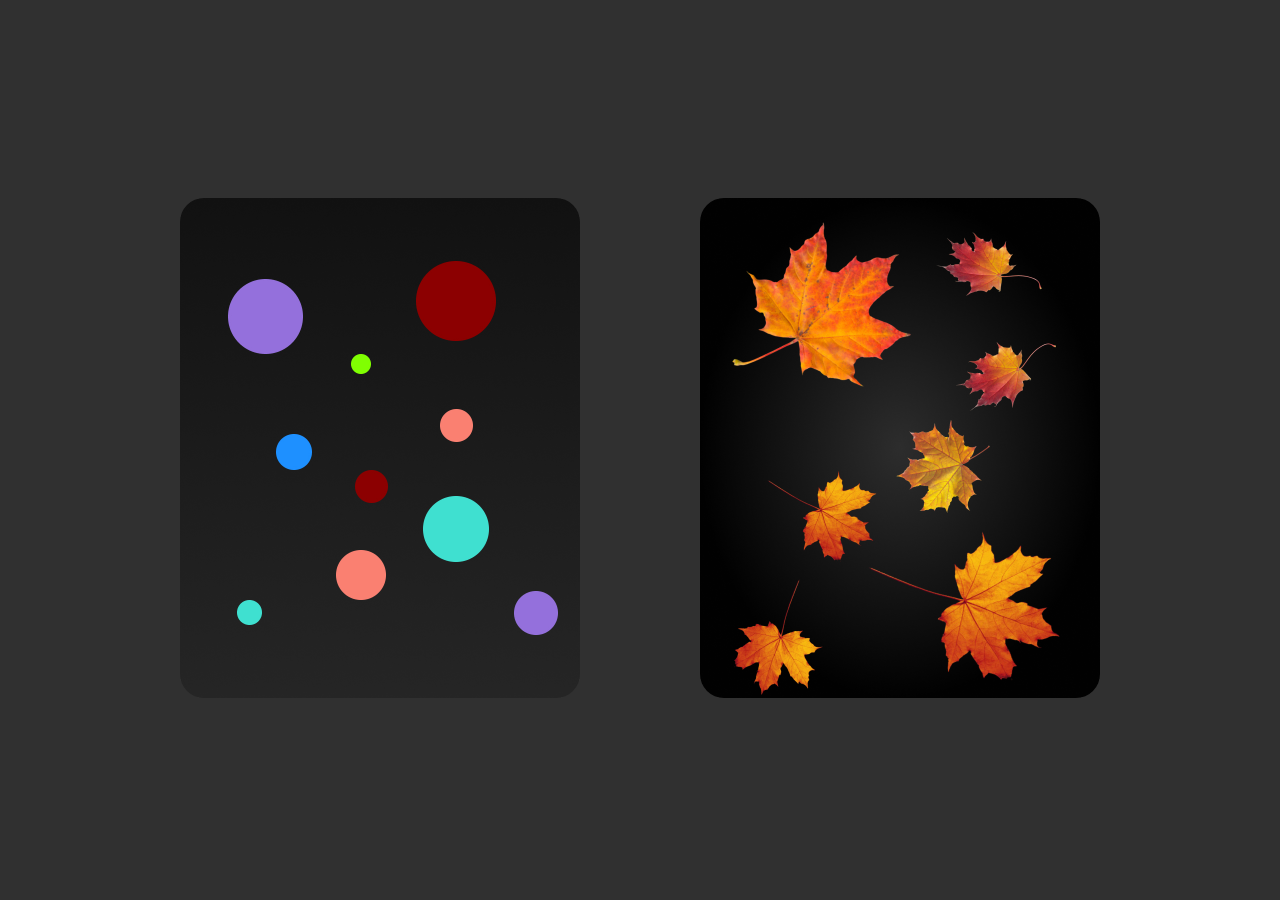
<file: index.html>
<!DOCTYPE html>
<html lang="en">
<head>
    <meta charset="UTF-8">
    <title>Cool Things</title>
    <link rel="stylesheet" href="style.css">
</head>
<body>

<main>
    <section class="cards">
        <ul class="cards__list">
            <li class="cards__item">
                <a href="live-circles/index.html">
                    <img class="cards__img" src="img/circles.jpg" alt="">
                </a>
            </li>
            <li class="cards__item">
                <a href="leaves/index.html">
                    <img class="cards__img" src="img/leaves.jpg" alt="">
                </a>
            </li>
        </ul>
    </section>
</main>

</body>
</html>
</file>
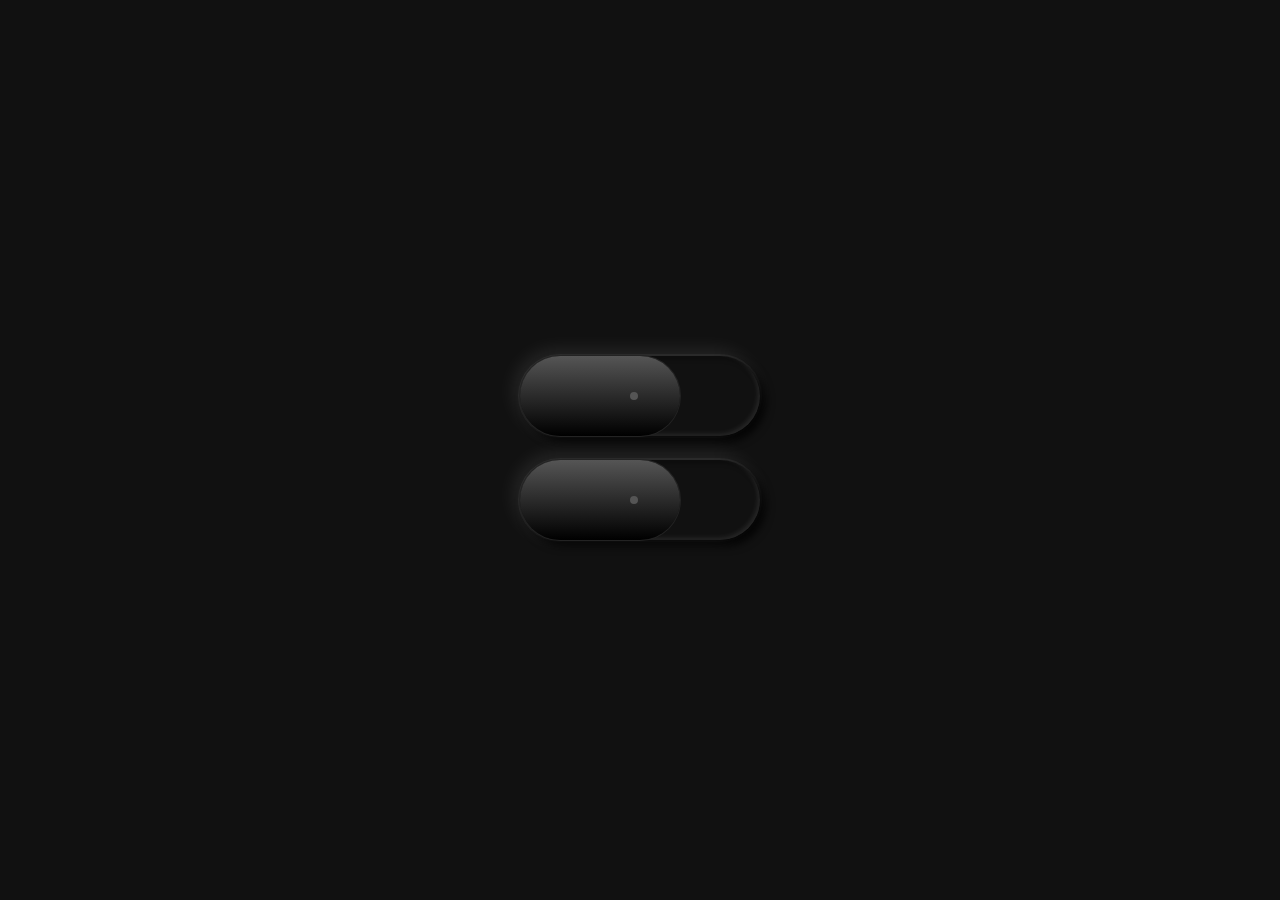
<file: custom-checkbox/index.html>
<!DOCTYPE html>
<html lang="en">
<head>
    <meta charset="UTF-8">
    <title>Custom Checkbox</title>
    <link rel="stylesheet" href="style.css">
</head>

<body>

<label>
    <input type="radio" name="btn">
</label>

<label>
    <input type="radio" name="btn">
</label>

</body>

</html>
</file>
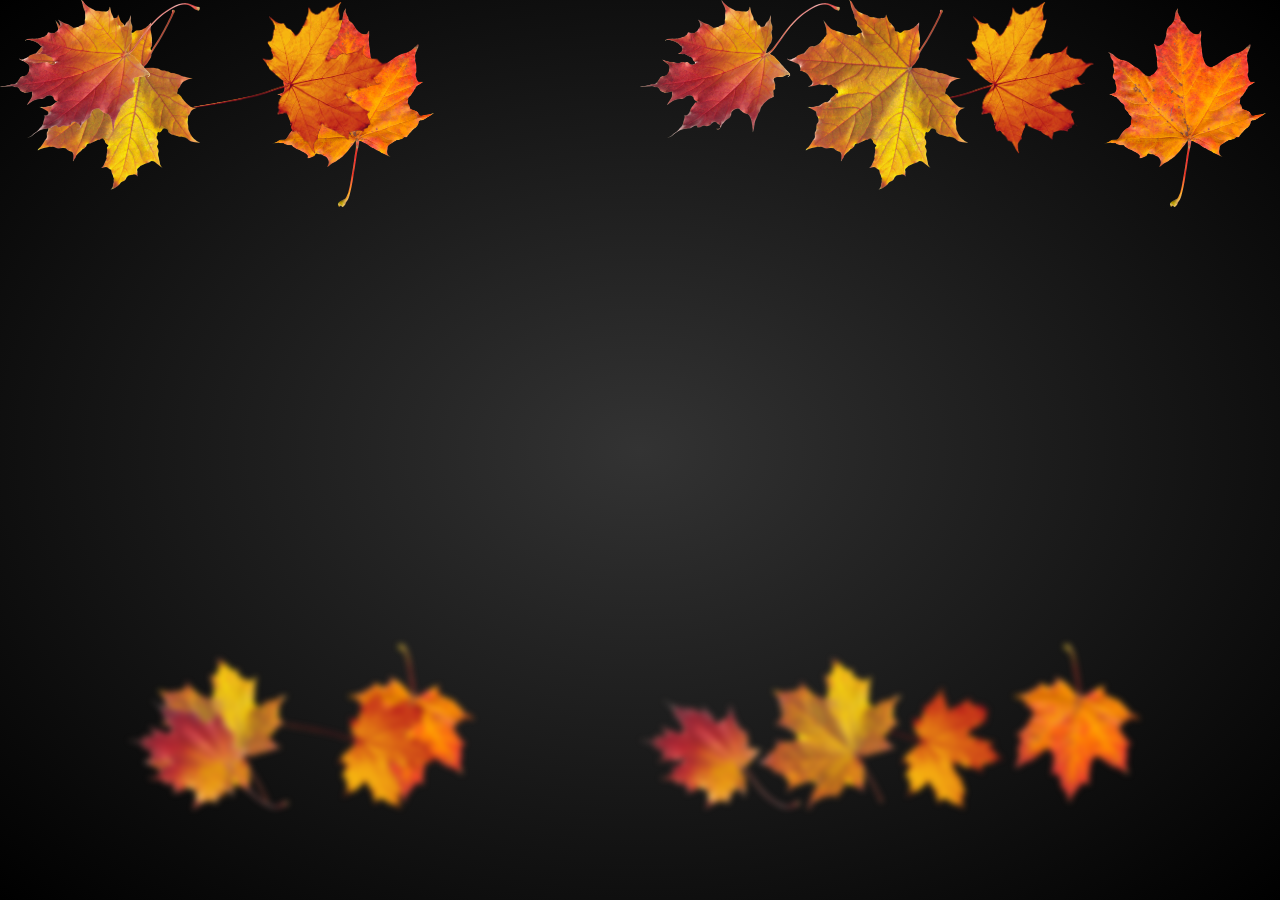
<file: leaves/index.html>
<!DOCTYPE html>
<html lang="en">
<head>
    <meta charset="UTF-8">
    <title>Falling Leaves</title>
    <link rel="stylesheet" href="style.css">
</head>
<body>

<section>
    <div class="set">
        <div><img src="img/leave-1.png" alt=""></div>
        <div><img src="img/leave-2.png" alt=""></div>
        <div><img src="img/leave-3.png" alt=""></div>
        <div><img src="img/leave-4.png" alt=""></div>
        <div><img src="img/leave-1.png" alt=""></div>
        <div><img src="img/leave-2.png" alt=""></div>
        <div><img src="img/leave-3.png" alt=""></div>
        <div><img src="img/leave-4.png" alt=""></div>
    </div>
    <div class="set set2">
        <div><img src="img/leave-1.png" alt=""></div>
        <div><img src="img/leave-2.png" alt=""></div>
        <div><img src="img/leave-3.png" alt=""></div>
        <div><img src="img/leave-4.png" alt=""></div>
        <div><img src="img/leave-1.png" alt=""></div>
        <div><img src="img/leave-2.png" alt=""></div>
        <div><img src="img/leave-3.png" alt=""></div>
        <div><img src="img/leave-4.png" alt=""></div>
    </div>
    <div class="set set3">
        <div><img src="img/leave-1.png" alt=""></div>
        <div><img src="img/leave-2.png" alt=""></div>
        <div><img src="img/leave-3.png" alt=""></div>
        <div><img src="img/leave-4.png" alt=""></div>
        <div><img src="img/leave-1.png" alt=""></div>
        <div><img src="img/leave-2.png" alt=""></div>
        <div><img src="img/leave-3.png" alt=""></div>
        <div><img src="img/leave-4.png" alt=""></div>
    </div>
</section>


</body>
</html>
</file>
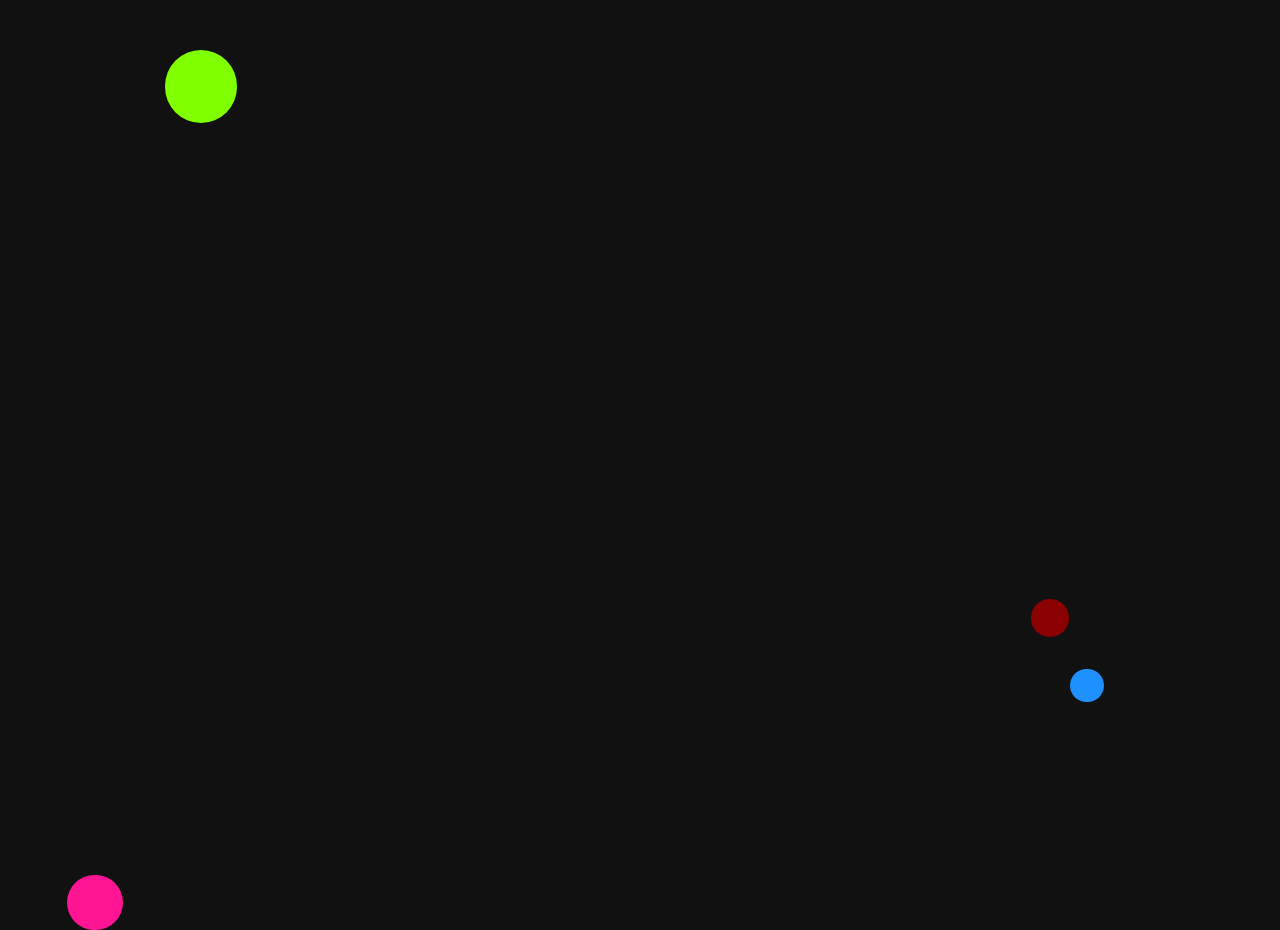
<file: live-circles/index.html>
<!DOCTYPE html>
<html lang="en">
<head>
    <meta charset="UTF-8">
    <title>Cool Things</title>
    <link rel="stylesheet" href="style.css">
</head>
<body>

<section></section>

<script src="main.js"></script>

</body>
</html>
</file>
<file: style.css>
* {
    margin: 0;
    padding: 0;
    box-sizing: border-box;
}

body {
    background-color: #303030;
    width: 100vw;
    height: 100vh;
}

.cards {
    width: 920px;
    margin: 0 auto;
}

.cards__list {
    display: flex;
    justify-content: space-between;
    align-items: center;
    height: 100vh;
    padding: 0;
    list-style: none;
}

.cards__img {
    width: 400px;
    border-radius: 24px;
}

@media (max-width: 999px) {
    .cards__img {
        width: 250px;
    }

    .cards {
        width: 600px;
        margin: 0 auto;
    }
}

@media (max-width: 767px) {
    .cards__img {
        width: 220px;
    }

    .cards__list {
        padding: 40px 0;
        height: auto;
        flex-direction: column;
    }
}
</file>
<file: custom-checkbox/style.css>
* {
    margin: 0;
    padding: 0;
}

body {
    display: flex;
    justify-content: center;
    align-items: center;
    flex-direction: column;
    min-height: 100vh;
    background: #111111;
}

input[type="radio"] {
    position: relative;
    width: 240px;
    height: 80px;
    margin: 10px;
    background: #111;
    -webkit-appearance: none;
    cursor: pointer;
    outline: none;
    border-radius: 40px;
    box-shadow: -5px -5px 20px rgba(255, 255, 255, 0.1),
                5px 5px 10px rgba(0, 0, 0, 1),
                inset -2px -2px 5px rgba(255, 255, 255, 0.1),
                inset 2px 2px 5px rgba(0, 0, 0, 0.5),
                0 0 0 2px #1f1f1f;
    transition: all 0.3s ease;
}

input[type="radio"]:checked {
    background: aqua;
}

input[type="radio"]:before {
    position: absolute;
    content: "";
    top: 0;
    left: 0;
    width: 160px;
    height: 80px;
    border-radius: 40px;
    background: linear-gradient(to top, #000, #555);
    box-shadow: 0 0 0 1px #232323;
    transition: 0.3s;
}

input[type="radio"]:checked:before {
    left: 80px;
}

input[type="radio"]:after {
    position: absolute;
    content: "";
    left: 110px;
    top: calc(50% - 4px);
    width: 8px;
    height: 8px;
    border-radius: 50%;
    background-color: #555;
    transition: 0.3s;
}

input[type="radio"]:checked:after {
    left: calc(110px + 80px);
    background: aqua;
    box-shadow: 0 0 5px aqua, 0 0 10px aqua, 0 0 15px aqua;
}
</file>
<file: leaves/style.css>
* {
    margin: 0;
    padding: 0;
    box-sizing: border-box;
}

img {
    width: 200px;
    height: auto;
}

section {
    position: relative;
    width: 100%;
    height: 100vh;
    overflow: hidden;
    display: flex;
    justify-content: center;
    align-items: center;
    background: radial-gradient(#333, #000);
}

section .set {
    position: absolute;
    width: 100%;
    height: 100%;
    top: 0;
    left: 0;
    pointer-events: none;
}

section .set div {
    position: absolute;
    display: block;
}

section .set div:nth-child(1) {
    left: 20%;
    animation: animate 15s linear infinite;
    animation-delay: -7s;
}

section .set div:nth-child(2) {
    left: 50%;
    animation: animate 20s linear infinite;
    animation-delay: -5s;
}

section .set div:nth-child(3) {
    left: 70%;
    animation: animate 20s linear infinite;
    animation-delay: 0s;
}

section .set div:nth-child(4) {
    left: 0;
    animation: animate 15s linear infinite;
    animation-delay: -5s;
}

section .set div:nth-child(5) {
    left: 85%;
    animation: animate 18s linear infinite;
    animation-delay: -10s;
}

section .set div:nth-child(6) {
    left: 0;
    animation: animate 12s linear infinite;
}

section .set div:nth-child(7){
    left: 15%;
    animation: animate 14s linear infinite;
}

section .set div:nth-child(8){
    left: 60%;
    animation: animate 15s linear infinite;
}

@keyframes animate {
    0% {
        opacity: 0;
        top: -10%;
        transform: translateX(20px) rotate(0deg);
    }
    10% {
        opacity: 1;
    }
    20% {
        transform: translateX(-20px) rotate(45deg);
    }
    40% {
        transform: translateX(-20px) rotate(90deg);
    }
    60% {
        transform: translateX(20px) rotate(180deg);
    }
    80% {
        transform: translateX(-20px) rotate(180deg);
    }
    100% {
        top: 110%;
        transform: translateX(-20px) rotate(225deg);
    }
}

.set2 {
    transform: scale(2) rotateY(180deg);
    filter: blur(2px);
}

.set3 {
    transform: scale(0.8) rotateX(180deg);
    filter: blur(4px);
}
</file>
<file: live-circles/style.css>
* {
    margin: 0;
    padding: 0;
    box-sizing: border-box;
}

body {
    overflow: hidden;
    height: 100vh;
    background-color: #111111;
}

span {
    position: absolute;
    pointer-events: none;
    background-color: aliceblue;
    animation: animate 5s linear infinite;
    border-radius: 50%;
}

@keyframes animate {
    0% {
        transform: scale(0) translateY(0) rotate(0deg);
        opacity: 0;
    }

    10% {
        opacity: 1;
    }

    90% {
        opacity: 1;
    }

    100% {
        transform: scale(1) translateY(-500%) rotate(360deg);
        opacity: 0;
    }
}
</file>
